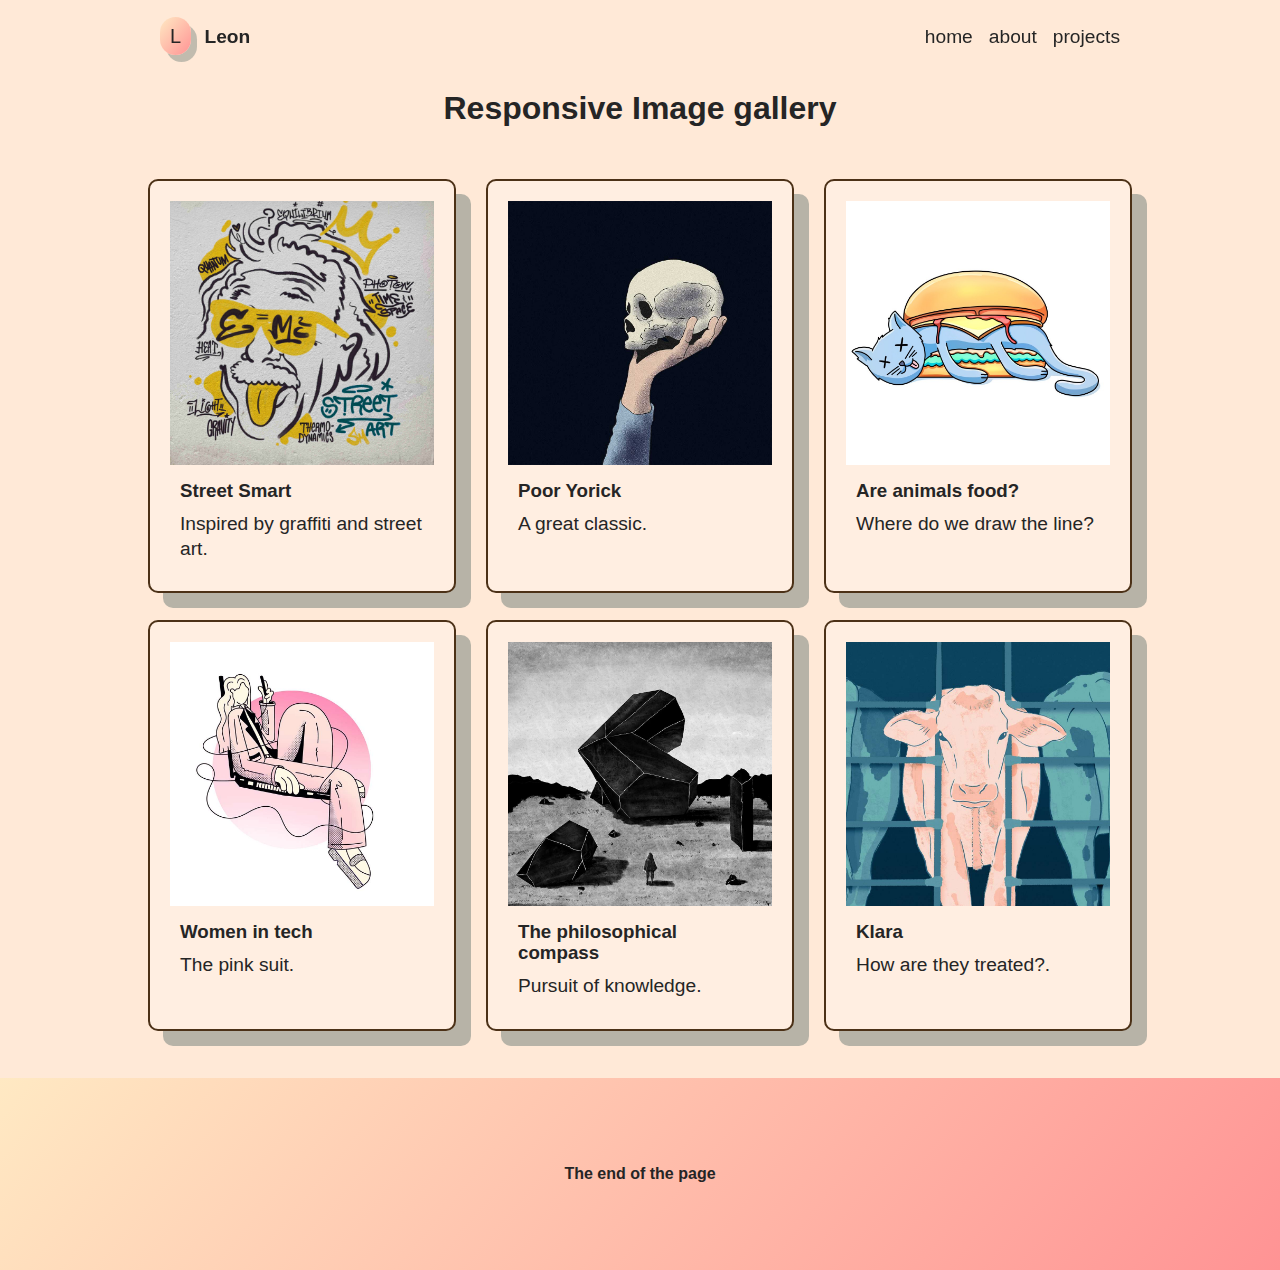
<file: responsive.html>
<!DOCTYPE html>
<html lang="en">
<head>
    <meta charset="UTF-8">
    <meta name="viewport" content="width=device-width, initial-scale=1.0">
    <link rel="stylesheet" href="CSS/style.css">
    <link rel="stylesheet" href="CSS/responsive.css">
    <link rel="stylesheet" href="CSS/color.css">
    <link rel="stylesheet" href="CSS/header.css">
    <title>Responsive Image Gallery</title>
</head>
<body>

    <header class="widthmedium">
        <nav>
    
            <div class="logoname">
                <a href="./index.html#intr"><span width="30px" height=" 30px" class="gradientIcons round">L</span>
                <span id="pagename">Leon</span></a>
            </div>
            
            <div class="menuitems">
            <ul class="menu">
                <li><a href="./index.html#intr">home</a></li>
                <li><a href="./index.html#about">about</a></li>
                <li><div class="dropdown">
                    <button class="dropbtn">projects</button>
                    <div class="dropdown-content">
                      <a href="./index.html#parallax">Parallax</a>
                      <a href="./index.html#responsive">Responsive</a>
                      <a href="./index.html#unitConverter">Unit Converter</a>
                      <a href="./index.html#toDo">To-Do-List</a>
                    </div>
                  </div></li>
                
            </ul>
             </div>
        
        </nav>
    </header> 

    <h2 class="quotename">Responsive Image gallery</h2>
    <div class="gallery">
        <div class="item shadowBox">
            <img src="img/img1comp.jpg" alt="Graffiti illustration of Albert Einstein.">
            <h3>Street Smart</h3>
            <p>Inspired by graffiti and street art.</p>
        </div>

            <div class="item shadowBox">
                <img src="img/img2comp.jpg" alt="Illustration of a hand holding a skull.">
                <h3>Poor Yorick</h3>
                <p>A great classic.</p>
            </div>

            <div class="item shadowBox">
                <img src="img/img3comp.jpg" alt="A cartoonish illustration of a dead cat as a hamburger">
                <h3>Are animals food?</h3>
                <p>Where do we draw the line?</p>
            </div>

            <div class="item shadowBox">
                <img src="img/img4comp.jpg" alt="Illustration of a woman leaning on a computer in mid air.">
                <h3>Women in tech</h3>
                <p>The pink suit.</p>
            </div>

            <div class="item shadowBox">
                <img src="img/img5comp.jpg" alt="Illustration of a man standing in front of monolithic surrealist rocks">
                <h3>The philosophical compass</h3>
                <p>Pursuit of knowledge.</p>
            </div>

            <div class="item shadowBox">
                <img src="img/img6comp.jpg" alt="Image 1">
                <h3>Klara</h3>
                <p>How are they treated?.</p>
            </div>
            
        
    </div>
    <footer class="widhtlarge gradient"> 
        <div class="footer">
        
        <h4>The end of the page</h4></footer>
    </div>  
</body>
</html>
</file>
<file: CSS/style.css>
*{
    margin:0;
    padding: 0;
    /* outline: blue dotted 1px; */
    font-family: 'Figtree', sans-serif;
    box-sizing: border-box;
    scroll-behavior: smooth;
    color: #252525;
    
}
/*------------- Scrollbar------------ */
::-webkit-scrollbar {
    width: 8px;
    height: 10px;
    background: transparent;

  }
  ::-webkit-scrollbar-thumb {
    border-radius: 8px;
    background: #252525;
    overflow: overlay;
  }

a{
    text-decoration: none;
  }

body{
    min-height: 100vh;
    /* min-width: 100vw; */
    /* padding: 0; */
    background-color: #ffe9d7;
}

.widthlarge{
    margin: auto;
    max-width: 100%;
    /* border: 1px solid red; */
    /* background-color: bisque; */
}

.widthmedium{
    margin: auto;
    max-width: 75%;
    /* border: 1px solid red; */
}

.widthsmall{
    margin: auto;
    max-width: 55%;
    /* border: 1px solid red; */
}

.content{
    margin: auto;
    display: flex;
    /* flex-direction: row; */
    /* outline: 1px solid red; */
    /* max-width: 90%; */
    gap: 1rem; 
    /* align-content: flex-end; */
    justify-content: center;
    max-width: 75%;
}

.content2{
    margin: auto;
    display: flex;
    /* flex-direction: row; */
    /* outline: 1px solid red; */
    /* max-width: 90%; */
    gap: 2rem; 
    align-items: center;
}

#intr{
    background-color: #ffe9d7;
    min-height: 100vh;
}
.intro-section{
    margin: auto;
    display:flex;
    flex-direction: column;
    align-content: center;
    align-items: center;
    width: 75%;
    min-height: 85vh;
}

/* Ikke i bruk? */
/* #introduction{
} */

.hello>h2{
    font-size: 4rem;
    font-weight: 400;
    letter-spacing: -.1rem;
    line-height: 90%;
}
.iAm{
    width: 400px;
    display: flex;
    gap: 1rem;
    font-size: 3rem;
}
.iAm>h3:not(.animationRoll){
    font-weight: 400;
}

.shadowBox{
    border: 2px solid #4c3117;
    padding: 20px;
    background-color: #fff3eb;
    box-shadow: 15px 15px 0px #b7b3a7;
    max-width: 650px;
    line-height: 130%;
    margin-bottom: 4rem;
    border-radius: .2rem;
    transition: box-shadow 0.3s ease-in-out 0s;
    -webkit-transition: box-shadow 0.3s ease-in-out 0s;
    -moz-transition: box-shadow 0.3s ease-in-out 0s;
    -o-transition: box-shadow 0.3s ease-in-out 0s;
    -ms-transition: box-shadow 0.3s ease-in-out 0s;
}

.shadowBoxPx:hover, .shadowBox:hover{
    box-shadow: 25px 25px 0px #b7b3a7d6;
}

.titles{
    padding-top: 1rem;
    padding-right: 1rem;
    height: 100%;
    color: #4c3117;
    position: relative;
    left: 1rem;
    border-bottom: 2px solid #4c3117;
    font-size: 1.5rem;
    font-weight: 500;
    display: flex;
    align-items: flex-start;
}
    p{
max-width: 600px;
font-size: 1.2rem;
line-height: 130%;
    }

    .paddingtop{
        padding-top: 6rem;
    }

.gradientGroup{
        display: flex;
        margin: 1rem 0;
        gap: 1rem;
        
    }
    .gradientIcons{
        padding: 8px 10px;
        background: -webkit-linear-gradient(-40deg, rgba(255,233,195, 1) 0%, #ff9394 100%);
        box-shadow: 6px 7px 0px #b7b3a7da;
        border-radius: 5px;
        font-size: 20px;
        font-weight: 500;
        transition: 200ms;
    }
        a>.gradientIcons:hover{
        transition: 200ms;
        background: -webkit-linear-gradient(40deg, rgba(255,233,195, 1) 0%, #ff9394 100%);
    }
        

    .quote{
        min-height: 50vh;
    }
    .quotetext{
        font-size: 5rem;
        text-align: center;
        letter-spacing: -.1rem;
        line-height: 100%;
        text-overflow: ellipsis;
    }
    .quotename{
        margin: 2rem;
        font-size: 2rem;
        text-align: center;
    }

    .center{
        margin: 30% 0;
        display: flex;
        flex-direction: column;
        align-items: center;
        align-content: center;
    }

    .round{
        border-radius: 10rem;
    }

    .vh100{
        min-height: 100vh;
    }

    footer{
        height: 12rem;
        ;
    }

    #animationContainer{
        min-width: 150px;
        
    }
    .shape{
        width: 250px;
        height: 250px;
        background-color: #b18d6c;
        border-radius: 20px;
    }

    #responsiveLink{
        color: #ff5f45;
        text-decoration: underline;
        font-weight: 800;
        font-size: 1.2rem;}

    #responsiveLink:hover{
        color: #9d2f1e;
    }
    
    input{
        margin: 20px 0 3px;
        font-size: 1.2rem;
    	border:0;
        border-bottom: 2px #4c3117 solid;
	    padding:0;
	    background:none;
        text-align: center;
    }

    input::-webkit-outer-spin-button,
    input::-webkit-inner-spin-button {
    -webkit-appearance: none;
     margin: 0;
    }

    input:focus{
        color: red;
        border: 0;
        
    }

    .flex-wrap{
        display: flex;
        flex-direction: column;
    }
    label{
        text-align: center;
        font-size: 0.8rem;
    }

 
    
    /*--------------------- Animasjon ---------------------------- */
    .wrapper{
        box-sizing: content-box;
        height: 70px;
        display: flex;

    }
    .words{
        overflow: hidden;
    }
    .words>span{
        display: block;
        padding: 10px 0;
        animation: spin_words 12s infinite;
        font-size: 3rem;
        font-weight: 800;
    }
    @keyframes spin_words{
        10%{
            transform: translateY(-104%);
        }
        25%{
            transform: translateY(-104%);
        }
        35%{
            transform: translateY(-204%);
        }
        50%{
            transform: translateY(-204%);
        }
        60%{
            transform: translateY(-304%);
        }
        75%{
            transform: translateY(-304%);
        }
        85%{
            transform: translateY(-404%);
        }
        100%{
            transform: translateY(-404%);
        }
    }



    /* ---------- Parallax ----------- */
    

.parallax{
    margin: auto;
/* display: flex; */
/* align-items: center; */
/* justify-content: center ; */
height: 85vh;
width: 100%;
overflow-y: auto;
overflow-x: hidden;
perspective: 20px;
background-color: #080424;

}

.headerPx{
    
    position: relative;
    display: flex;
    justify-content: center;
    align-items: center;
    height: 100%;
    transform-style: preserve-3d;
    z-index: -1;
}

.backgroundPx{
    transform: translateZ(-20px) scale(2);
    z-index: -8;
    
}

.px1{
    transform: translateZ(-20px) scale(2);
}
.px2{
    transform: translateZ(-17px) scale(2);
}
.px3{
    transform: translateZ(-10px) scale(1.6);
}
.px4{
    transform: translateZ(-3px) scale(1.3);

}
.px5{
    transform: translateZ(2px) scale(1.1);
    position: relative;
    bottom: 3rem;
}
.px6{
    transform: translateZ(5px) scale(1.1);
    position: relative;
    bottom: -5rem;
    
}
/* .correctionPx{
    height: 30%;
    background-color: red;
    margin: -50px;
    
} */


.backgroundPx,
.px1, .px2, .px3, .px4, .px5, .px6{
    position: absolute;
    width: 105%;
    height: 101%;
    object-fit: cover; 
    z-index: -1;
}

.titlePx{
    font-size: 3rem;
    transform: translateZ(-15px) scale(1.);
    color: white;
    position: relative;
    bottom: 4rem;
    font-weight: 200;
    

}

.bodyCopyPx{
    height: 100%;
    padding: 2rem;
    background-color: #080424;
    z-index: 1;
    overflow: hidden;
    
}
.pxCopy{
    margin: auto;
    font-size: 1.6rem;
    line-height: 150%;
    color: aliceblue;
    font-weight: 100;
}

.h3Px{
    margin: auto;
    max-width: 600px;
    font-size: 2rem;
    color: aliceblue;
    font-weight: 700;
    margin-bottom: 2rem;
}

.shadowBoxPx{
    border: 2px solid #4c3117;
    background-color: #fff3eb;
    box-shadow: 15px 15px 0px #b7b3a7;
    margin-bottom: 4rem;
    border-radius: .2rem;
    transition: 300ms;
    max-width: 1000px;
}

/* -----------ToDo List----------- */
.toDoDisplay{
    width: 350px;
}

.completed{
    text-decoration: line-through;
}

.toDoBtn{
    padding: 3px 8px;
    margin-right: 5px;
    margin-top: 10px;
    background-color: transparent;
    border-radius: 4px;
    
}
.toDoBtn:hover{
    background-color: #080424;
    color: #b7b3a7;
}

#toDoList{
    list-style: none;
    margin-top: 20px;

}

#toDoForm{
    /* margin: 40px; */
    max-width: 350px;
    display: flex;
    flex-direction: column;
}

.toDoflex{
    gap: 10px;
    display: flex;
    justify-content: center;
    align-self: center;
    align-items: center;
}

.toDoCard{
    margin: 1rem auto ;
    padding-bottom:10px ;
    border-bottom: 1px #ff9394 solid;
    max-width: 350px;
}

.toDoCard.completed>h3{
    color:#b7b3a7
}

.activated{
    background-color: #080424;
    color: #b7b3a7;
}

/* ----------footer------------ */
.footer{
    width: 100%;
    height: 100%;
    display: flex;
    align-items: center;
    justify-content: center;
}


.illustration{
    max-width: 650px;
    margin-bottom: 6rem;
}
</file>
<file: CSS/responsive.css>
body {
    font-family: Arial, sans-serif;
    margin: 0;
    padding: 0;
  }
  
  .gallery {
    max-width: 80%;
    margin: auto;
    display: flex;
    flex-wrap: wrap;
    justify-content: space-between;
    padding: 20px;
  }
  
  .item {
    width: calc(33.33% - 20px);
    margin-bottom: 27px;
    border-radius: 10px;
    /* box-shadow: 0 4px 8px rgba(0, 0, 0, 0.1); */
    overflow: hidden;
    transition: 0.5s;
    background-color: #ffeee1;

  
  }
  
  .item:hover {
    transform: scale(1.01);
  }
  
  .item img {
    max-width: 100%;
    aspect-ratio: 1 / 1;    
    height: auto;
    object-fit: cover;
  }
  
  .item h3, .item p {
    margin: 10px;
    padding: 0;
    transition: 300ms;
  }
  
  @media (max-width: 1000px) {
    .item {
        width: calc(50% - 20px);
    }
    
    .item h3 {
        display: block;
    }
    
    .item p {
        display: none;
    }
  }
  
  @media (max-width: 550px) {

    .gallery{
    max-width: 90%;

    }

    .item {
        width: 100%;
        
    }
  
    .item h3 {
        display: none;
    }
  
    .item p {
        display: none;
    }
  
    /* .item:hover h3 {
        display: block;
    } */
  }
</file>
<file: CSS/color.css>
:root {
    --primary-color: #3498db;
    --secondary-color: #e74c3c;
    --text-color: #333;
    /* 
    mainbg #ffe9d7
    lysbg #ffeee1

    gradient
    -webkit-linear-gradient(-40deg, rgba(255,233,195, 1) 0%, #ff9394 100%);
    */
  }
  

  .lightbg{
    background: #ffeee1;
    min-height: 100vh;
  }

  .gradient{
    background:-webkit-linear-gradient(-40deg, rgba(255,233,195, 1) 0%, #ff9394 100%);

    /* background: linear-gradient(-45deg, #ff9394, #FFE9C3, #ff9394,  #FFE9C3);
	background-size: 400% 400%;
	animation: gradient 15s ease infinite;
  }
    @keyframes gradient {
      0% {
        background-position: 0% 50%;
      }
      50% {
        background-position: 100% 50%;
      }
      100% {
        background-position: 0% 50%;
      }
    } */
  
  }

  .quotetext{
    color: #252525;
  }
  .quotename{
    color: #252525;
  }
</file>
<file: CSS/header.css>
header{
    padding: 25px 0px 10px;
    position: sticky;
    top: 0;
    z-index: 5;
}

nav{
    /* margin: 10px 0; */
    display: flex;
    justify-content: space-between;
    font-size: 1.2rem;
    
}
.logoname{
    display: flex;
    flex-direction: row;
    align-items: center;
}

#pagename
{
margin-left:.5rem ;
font-weight: 800;
}

.menuitems{
 display: flex;
 justify-content:flex-start;
 /* align-items: center;    */
}
.menuitems>ul{
    
    padding:0px;
    list-style: none;
    display: flex;
    flex-direction: row;
    align-items: center;
    gap: 1rem;
       
}
.menuitems>ul>li{
    display: flex;
    justify-content: space-around;
}

/* ---------------Dropdown menu ----------- */

.dropbtn {
    background-color: transparent;
    color: #252525;
    font-size: 1.2rem;
    border: none;
  }
  
  /* .dropdown {
    position: relative;
    display: inline-block;
  } */
  
  .dropdown-content {
    
    display: none;
    position: absolute;
    min-width: 160px;
    z-index: 5;
    

    /* cSS glass effect */
    background: rgba(255, 255, 255, 0.2);
    border-radius: 16px;
    box-shadow: 0 4px 30px rgba(0, 0, 0, 0.1);
    backdrop-filter: blur(15px);
    -webkit-backdrop-filter: blur(15px);
    border: 1px solid rgba(255, 255, 255, 0.3);
  }
  
  .dropdown-content a {
    color: #252525;
    padding: 8px 16px;
    text-decoration: none;
    display: block;
  }
  
  .dropdown-content a:hover {
    background: rgba(255, 255, 255, 0.4);
    border-radius: 16px;
}
  
  .dropdown:hover .dropdown-content {
    display: block;}

    .dropbtn:hover{
        color: brown;
        cursor: pointer; 
    }
    a:hover{
        color: brown;
        cursor: pointer;
    }
</file>
